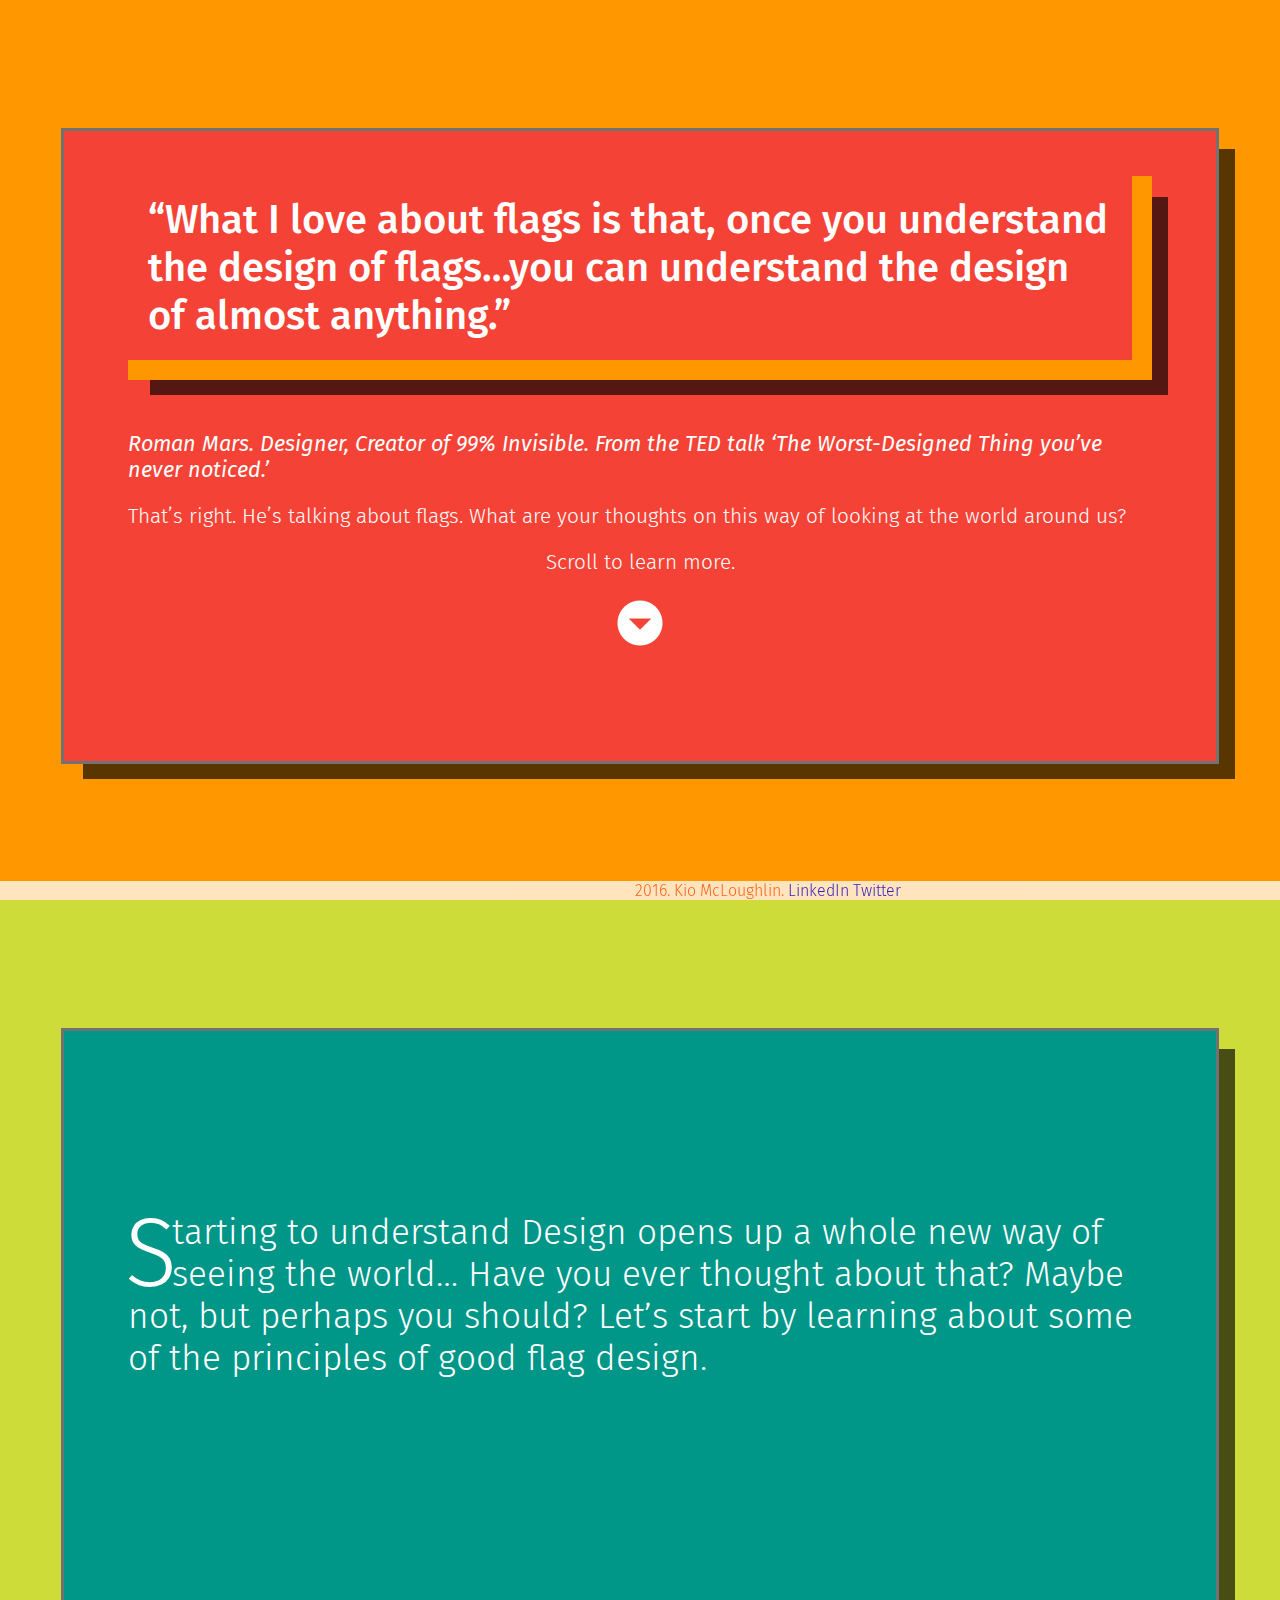
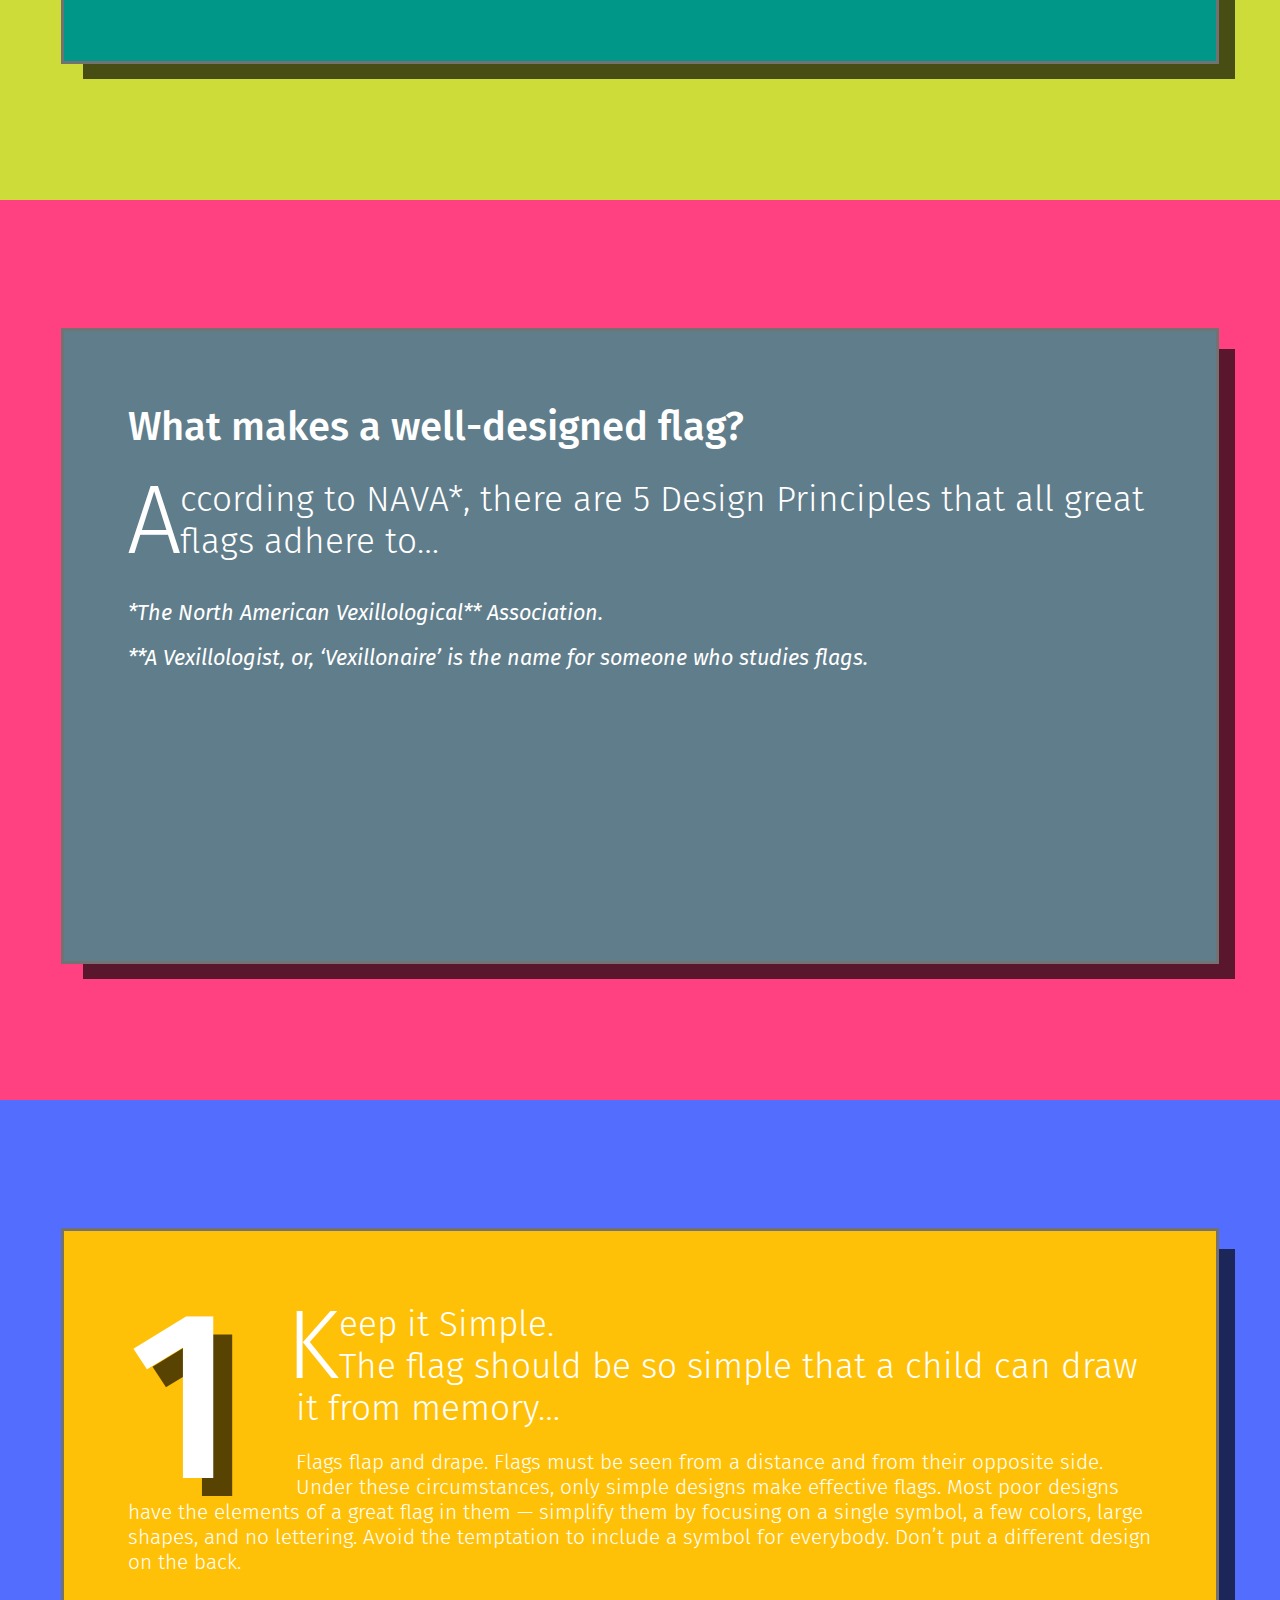
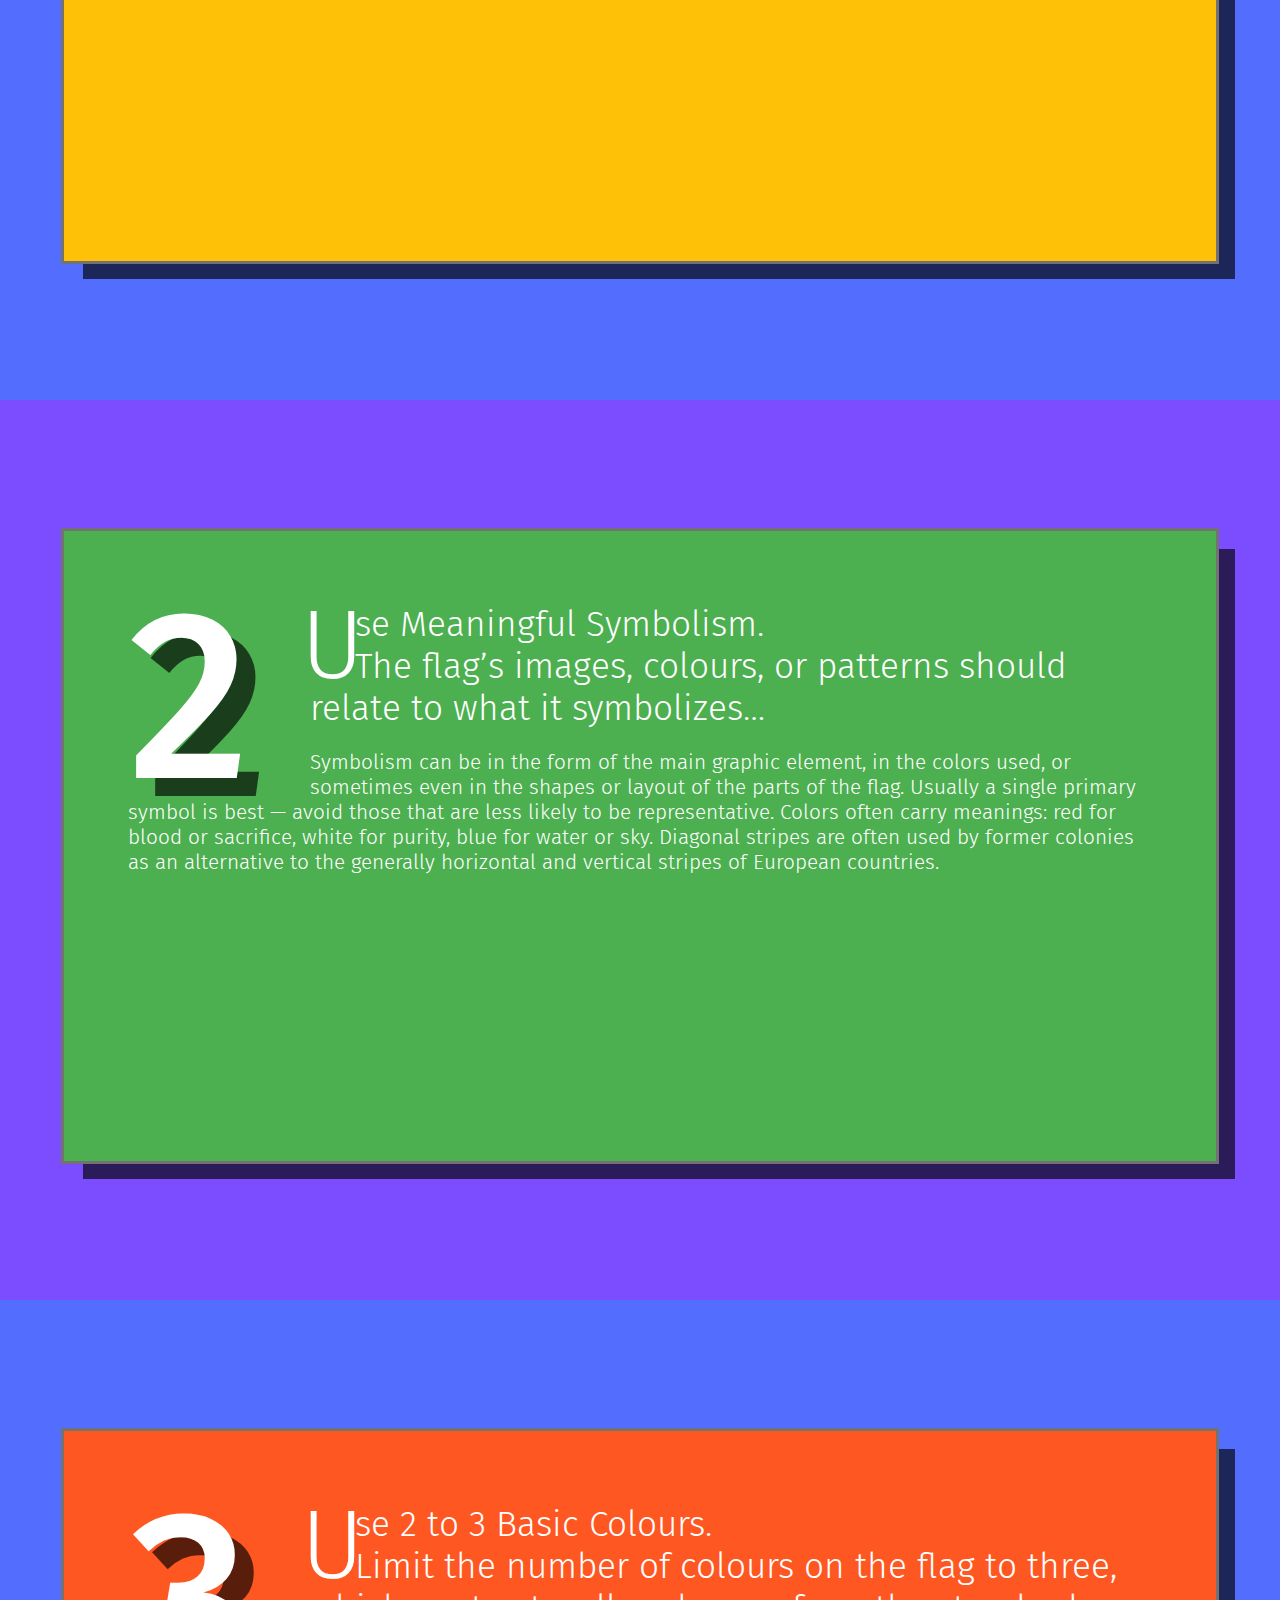
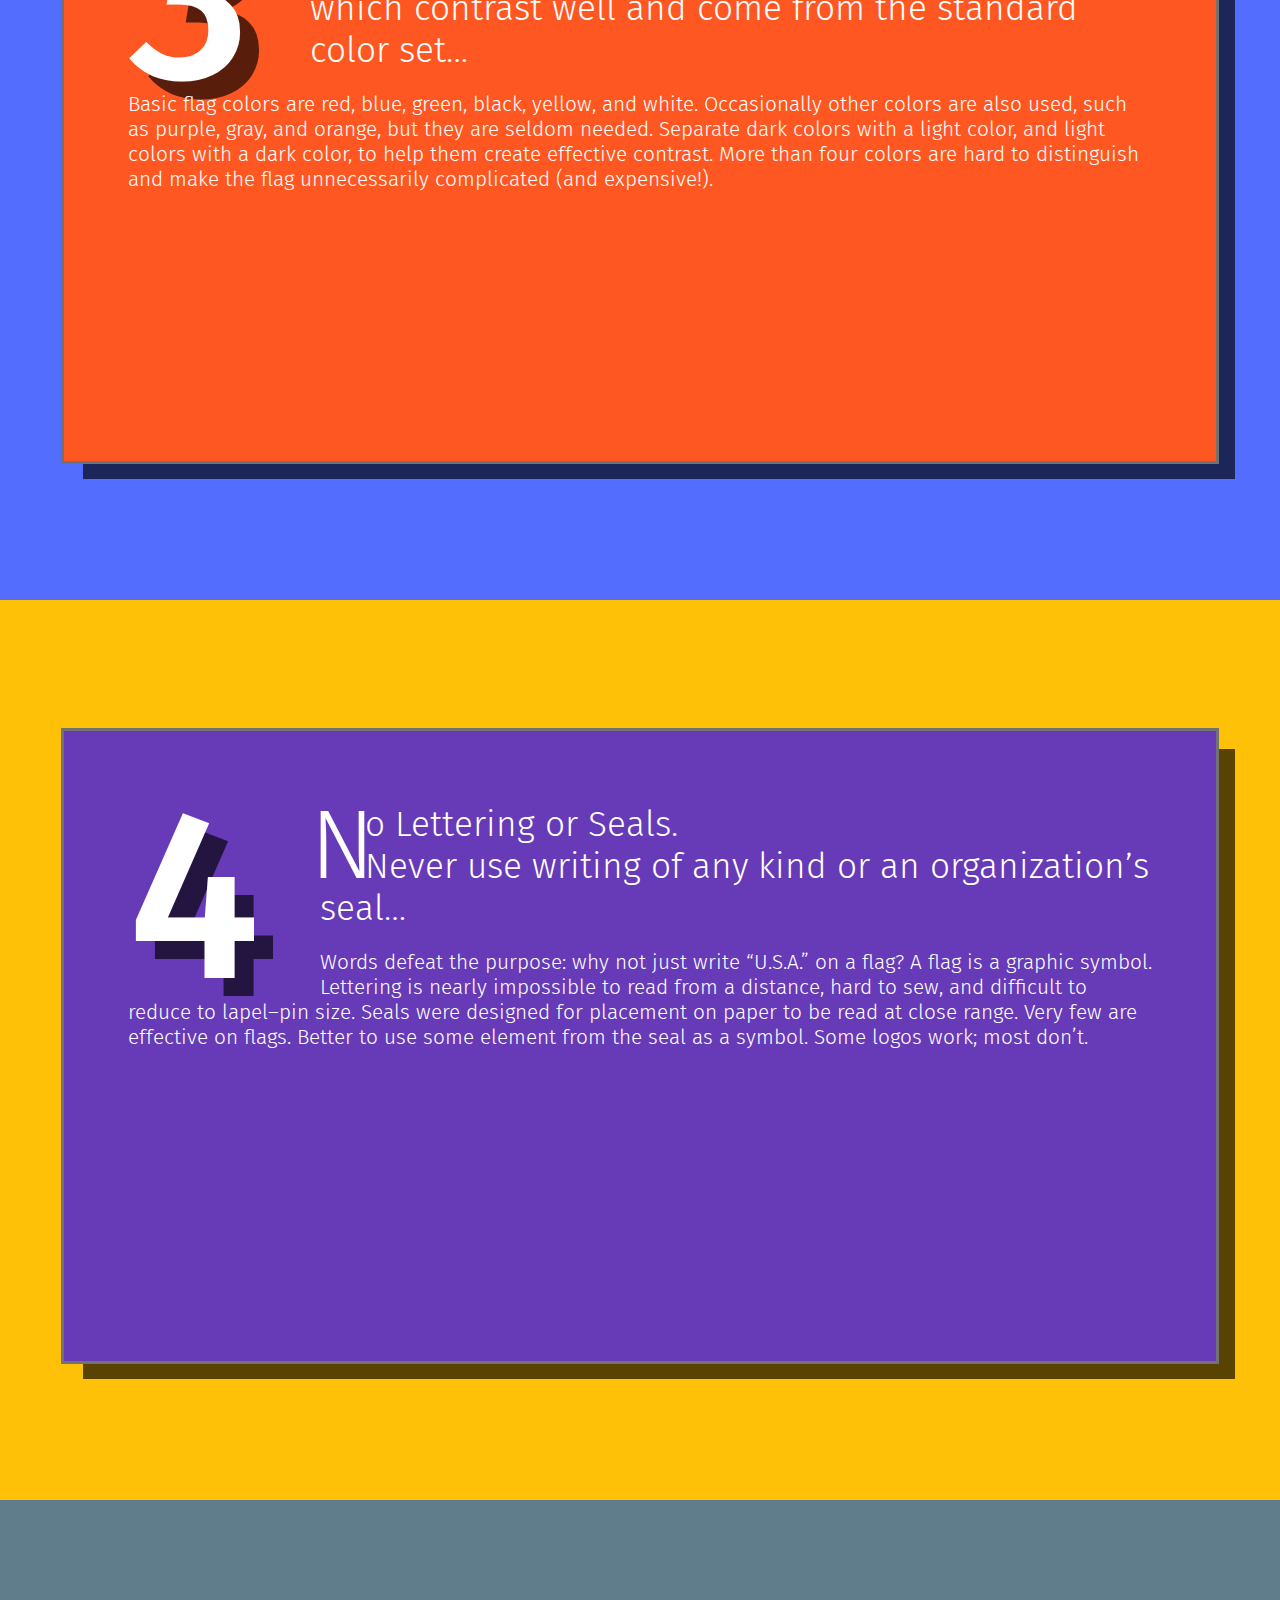
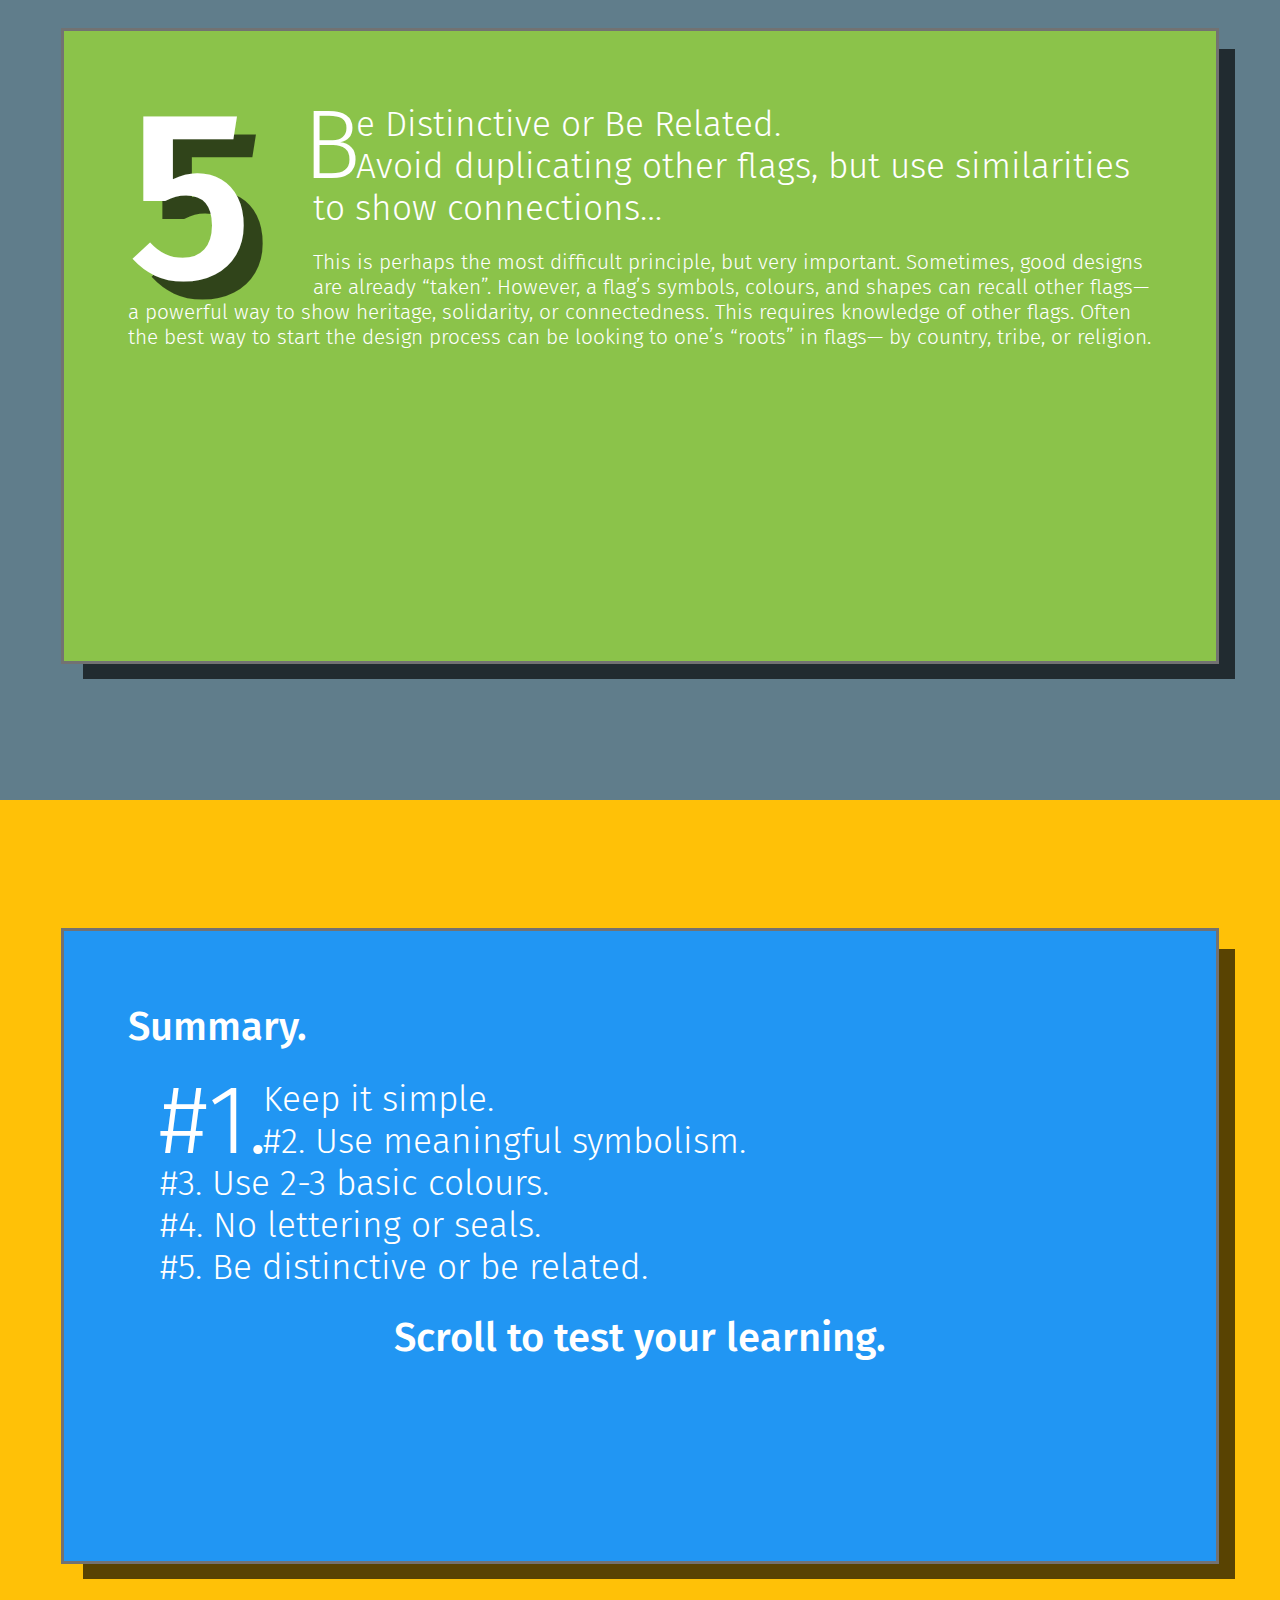
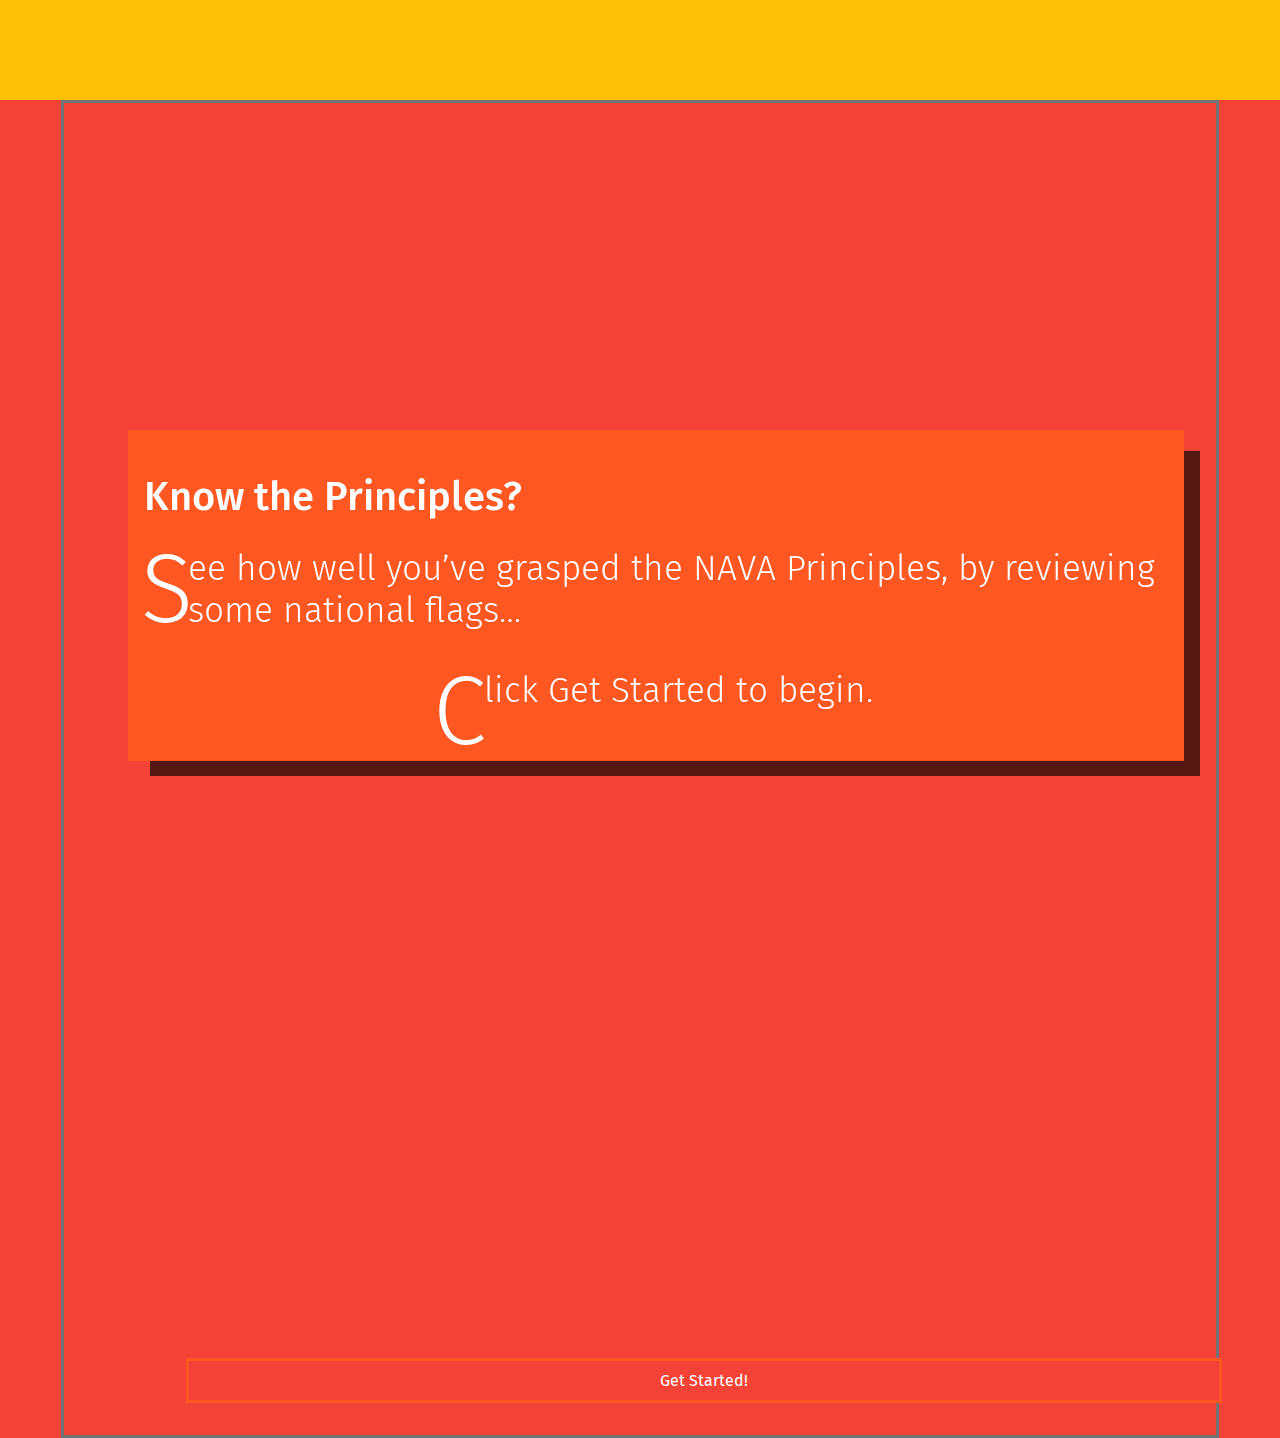
<file: index.html>
<!DOCTYPE html>
<html lang="en">
	<head>
    	<meta charset="utf-8">
    	<meta name="description" content="Site about graphic design on flags, with a mini quiz, and a link to 99% Invisible, the podcast by Roman Mars, which inspired it.">
    	<meta name="keywords" content="flags, quiz, design, roman mars, kio mcloughlin, 99 percent invisible, cmykio">
		<meta name="viewport" content="width=device-width, initial-scale=1, minimum-scale=1">
		<title>Good Flag | Great Flag</title>
		<link href="https://fonts.googleapis.com/css?family=Fira+Sans:400,300,500,700,500italic,300italic,400italic" rel='stylesheet' type='text/css'>
		<link rel="shortcut icon" type="image/png" href="icons/favicon.png"/>
		<link rel="stylesheet" href="css/animate.css">
		<link rel="stylesheet" href="css/normalize.css">
		<link rel="stylesheet" href="css/nav.css">
		<link rel="stylesheet" href="css/main.css">
	</head>
	<body>
		<div class="site-container">
			<header class="main_h">
  				<div class="row">
    				<div class="mobile-toggle"> <span></span> <span></span> <span></span>
    			</div>
    			<nav>
      				<ul>
      					<li><a href="#"></a></li>
        				<li><a href="#"></a></li>
        				<li><a href="index.html">Good Flag | Bad Flag</a></li>
        				<li><a href="index.quizlink">Quiz</a></li>
        				<li><a href="watch.html">Watch &amp; Listen </a></li>
        				<li><a href="about.html">Credits &amp; About</a></li>
      				</ul>
    			</nav>
  				</div>
			</header>
			<main class="site-content">

					<!-- ScrollMagic is enabled in scripts below. Each main section here should display one or two sentences as an independent screen
					and the sentences should stay in position while scrolling to the next screen becoming available
					Screen 1, on load-->
				<div id="trigger1" class="stagecontainer">
					<div id="pin1" class="backgroundfills scenecolor1 animated fadeInDown">
						<div class="card cardcolor1">
							<div class="cardtext animated fadeInUp">
								<blockquote>&ldquo;W</span>hat I love about flags is that, once you understand the design of flags&hellip;you can understand the design of almost anything.&rdquo;</blockquote>
								<cite>Roman Mars. Designer, Creator of 99&#37; Invisible. From the TED talk &lsquo;The Worst-Designed Thing you&rsquo;ve never noticed.&rsquo;</cite>
								<p>That&rsquo;s right. He&rsquo;s talking about flags. What are your thoughts on this way of looking at the world around us?</p>
								<div class="promptcontainer">
									<div class="scrollprompt">
										<p>Scroll to learn more.</p>
									</div>
								</div>
							</div>
							<div class="arrowcontainer">
								<div id="arrowdown" class="scrollarrow animated bounceInDown">
									<img src="icons/arrowdown.png" alt="downward arrow">
								</div>
							</div>
						</div>
					</div>
				</div>
					<!-- Screen2 -->
					<div id="trigger2" class="stagecontainer">
						<div id="pin2" class="backgroundfills scenecolor2">
							<div class="card cardcolor2">
								<div class="cardtext2">
									<h2><span class="">S</span>tarting to understand Design opens up a whole new way of seeing the world&hellip;
									Have you ever thought about that? Maybe not, but perhaps you should? Let&rsquo;s start by learning about some of the principles of good flag design.</h2>
								</div>
							</div>
						</div>
					</div>
					<!-- Screen 3 -->
					<div id="trigger3" class="stagecontainer">
						<div id="pin3" class="backgroundfills scenecolor3">
							<div class="card cardcolor3">
								<div class="cardtext">
									<h1><span class="">W</span>hat makes a well-designed flag?</h1>
									<h2>According to NAVA&#42;, there are 5 Design Principles that all great flags adhere to&hellip;</h2>
									<br></br><cite>&#42;The North American Vexillological&#42;&#42; Association.</cite><br></br>
									<cite>&#42;&#42;A Vexillologist, or, &lsquo;Vexillonaire&rsquo; is the name for someone who studies flags.</cite>
								</div>
							</div>
						</div>
					</div>
					<!-- Screen 4 -->
					<div id="trigger4" class="stagecontainer">
						<div id="pin4" class="backgroundfills scenecolor4">
							<div class="card cardcolor4">
								<div  class="cardtext">
									<h1><span class="dropcap nums">1 </span></h1><h2>Keep it Simple.</h2>
									<h2>The flag should be so simple that a child can draw it from memory&hellip;</h2>
									<p>Flags flap and drape. Flags must be seen from a distance and from their opposite side. Under these circumstances, only simple designs make effective
									flags. Most poor designs have the elements of a great flag in them — simplify them by focusing on a single symbol, a few colors, large shapes, and no lettering. Avoid the temptation to include a symbol for everybody.
									Don&rsquo;t put a different design on the back.</p>
								</div>
							</div>
						</div>
					</div>
					<!-- Screen 5 -->
					<div id="trigger5" class="stagecontainer">
						<div id="pin5" class="backgroundfills scenecolor5">
							<div class="card cardcolor5">
								<div  class="cardtext">
									<h1><span class="dropcap nums">2 </span></h1><h2>Use Meaningful Symbolism.</h2>
									<h2>The flag&rsquo;s images, colours, or patterns should relate to what it symbolizes&hellip;</h2>
									<p class="">Symbolism can be in the form of the main graphic element, in the colors used, or sometimes even in the shapes or layout of the parts of the flag. Usually a single primary symbol is best — avoid those that are less likely to be representative.
									Colors often carry meanings: red for blood or sacrifice, white for purity, blue for water or sky. Diagonal stripes are often used by former colonies as an alternative to the generally horizontal and vertical stripes of European countries.</p>
								</div>
							</div>
						</div>
					</div>
					<!-- Screen 6 -->
					<div id="trigger6" class="stagecontainer">
						<div id="pin6" class="backgroundfills scenecolor6">
							<div class="card cardcolor6">
								<div  class="cardtext">
									<h1><span class="dropcap nums">3 </span></h1><h2>Use 2 to 3 Basic Colours.</h2>
									<h2>Limit the number of colours on the flag to three, which contrast well and come from the standard color set&hellip;</h2>
									<p>Basic flag colors are red, blue, green, black, yellow, and white. Occasionally other colors are also used, such as purple, gray, and orange, but they are seldom needed. Separate dark colors with a light color, and light colors with a dark color, to help them create effective contrast. More than four colors are hard to distinguish and make the flag unnecessarily complicated (and expensive!).</p>
								</div>
							</div>
						</div>
					</div>
					<!-- Screen 7 -->
					<div id="trigger7" class="stagecontainer">
						<div id="pin7" class="backgroundfills scenecolor7">
							<div class="card cardcolor7">
								<div  class="cardtext">
									<h1><span class="dropcap nums">4 </span></h1><h2>No Lettering or Seals.</h2>
									<h2>Never use writing of any kind or an organization&rsquo;s seal&hellip;</h2>
									<p>Words defeat the purpose: why not just write	&ldquo;U.S.A.&rdquo; on a flag? A flag is a graphic symbol. Lettering is nearly impossible to read from a distance, hard to sew, and difficult to reduce to lapel–pin
									size. Seals were designed for placement on paper to be read at close range. Very few are effective on flags. Better to use some element from the seal as a symbol. Some logos work; most don&rsquo;t.</p>
								</div>
							</div>
						</div>
					</div>
					<!-- Screen 8 -->
					<div id="trigger8" class="stagecontainer">
						<div id="pin8" class="backgroundfills scenecolor8">
							<div class="card cardcolor8">
								<div  class="cardtext">
									<h1><span class="dropcap nums">5 </span></h1><h2>Be Distinctive or Be Related.</h2>
									<h2>Avoid duplicating other flags, but use similarities to show connections&hellip;</h2>
									<p>This is perhaps the most difficult principle, but very important. Sometimes, good designs are already &ldquo;taken&rdquo;. However, a flag&rsquo;s symbols, colours, and shapes can recall other flags—a powerful
									way to show heritage, solidarity, or connectedness. This requires knowledge of other flags.
									Often the best way to start the design process can be looking to one&rsquo;s &ldquo;roots&rdquo; in flags—
									by country, tribe, or religion.</p>
								</div>
							</div>
						</div>
					</div>
					<!-- Screen 9 -->
					<div id="trigger9" class="stagecontainer">
						<div id="pin9" class="backgroundfills scenecolor9">
							<div class="card cardcolor9">
								<div class="cardtext">
									<h1>Summary.</h1>
									<div class="summary">
										<h2>&#35;1. Keep it simple.</h2>
										<h2>&#35;2. Use meaningful symbolism.</h2>
										<h2>&#35;3. Use 2-3 basic colours.</h2>
										<h2>&#35;4. No lettering or seals.</h2>
										<h2>&#35;5. Be distinctive or be related.</h2>
									</div>
									<div class="promptcontainer">
										<div class="scrollprompt">
											<h1>Scroll to test your learning.</h1>
										</div>
									</div>
									</div>
								</div>
							</div>
						</div>
					</div>
					<!-- Screen 10 - this is the key page, where the quiz begins, and the main piece of content anyone interacts with on site -->
					<div id="trigger10" class="stagecontainer">
						<div id="pin10" class = "quizcard cardcolor10">
						<div class="card quizalignment">
							<div id="top_panel" class="image_panel">
								<div id="countrytitle" class ="quiztitle">
									<h1 id="result"></h1>
									<a id="mapinfo" class="where_button"><sup><h2>Where?</h2></sup></a>
								</div>
								<img id="flag" class="flagdisplay">
								<iframe id="map" class="mapdisplay"
									width= 100%
									height= 100%
									frameborder="0" style="border:0"
									allowfullscreen>
								</iframe>
								<div id="principles_panel" class="principles_hint">
									<div class="summary">
										<h1>The Principles.</h1>
										<h2>&#35;1. Keep it simple.</h2>
										<h2>&#35;2. Use meaningful symbolism.</h2>
										<h2>&#35;3. Use 2-3 basic colours.</h2>
										<h2>&#35;4. No lettering or seals.</h2>
										<h2>&#35;5. Be distinctive or be related.</h2>
									</div>
								</div>
							</div>
							<div id="middle_panel" class="feedback_panel">
								<div id="rules" class="gamerules">
									<h1>Know the Principles?</h1>
									<h2>See how well you&rsquo;ve grasped the NAVA Principles, by reviewing some national flags&hellip;</h2>
									<br></br>
									<div class="promptcontainer">
										<div class="scrollprompt">
											<h2>Click Get Started to begin.</h2>
									</div>
								</div>
								</div>
								<div id="scoreboard" class="scoreboard">
									<span id="yourscore" class="scoring"></span>
									<span id="totalscore" class="totalling"></span>
								</div>
								<div id="specificfeedback" class="answer_explanation">
									<h2><span id="quizresponse"></span></h2>
									<p><span id="explanation"></span></p>
								</div>
							</div>
							<div id="bottom_panel" class="quiz_panel">
								<a href="#quizlink.html"></a>
								<div class = "buttons_container">
									<div id="answer_buttons" class="answer_controls">
										<button id="good" class="button guess1">Good Flag &#10004;</button>
										<button id="bad" class="button guess2">Bad Flag &#10008;</button>
									</div>
									<div id='play_panel' class="play_controls">
										<button id="play" class="button playcontrol on"><span id="playdisplay"></span></button>
										<button id="showprinciples" class="button hintcontrol">See Principles Reminder</button>
										<button id="backtoflagfromprinciplesbutton" class="button showflag">Back to Flag</button>
										<!-- <button id="backtoflagfrommapbutton" class="button showflag">Back to Flag</button>	 -->
									</div>
								</div>
							</div>
						</div>
					</div>
			</main>

			<footer class="site-footer">
				<nav class = "footer-nav">
					<div class="footerlabel">2016. Kio McLoughlin.</div>
					<li><a href="https://uk.linkedin.com/in/cmykio" class="">LinkedIn</a></li>
					<li><a href="https://twitter.com/cmykio" class="">Twitter</a></li>
				</nav>
			</footer>
		</div><!-- .site-container -->

		<!-- jquery loaded. ScrollMagic scripts controlling the panels and parallax on main screen. I don't think the second scrollmagic library is needed though - for deletion later-->
		<!-- <script src="http://code.jquery.com/jquery-2.2.0.js"></script> -->
		<!-- <script src="http://cdnjs.cloudflare.com/ajax/libs/ScrollMagic/2.0.5/ScrollMagic.min.js"></script> -->
		<script type="text/javascript" src="./js/jquery-2-2-0.js"></script>
		<script type="text/javascript" src="./js/scroll-magic.js"></script>
		<script src="js/nav.js"></script>
		<script src='js/dropcap.min.js'></script>
		<script src="js/main.js"></script>
	</body>
</html>
</file>
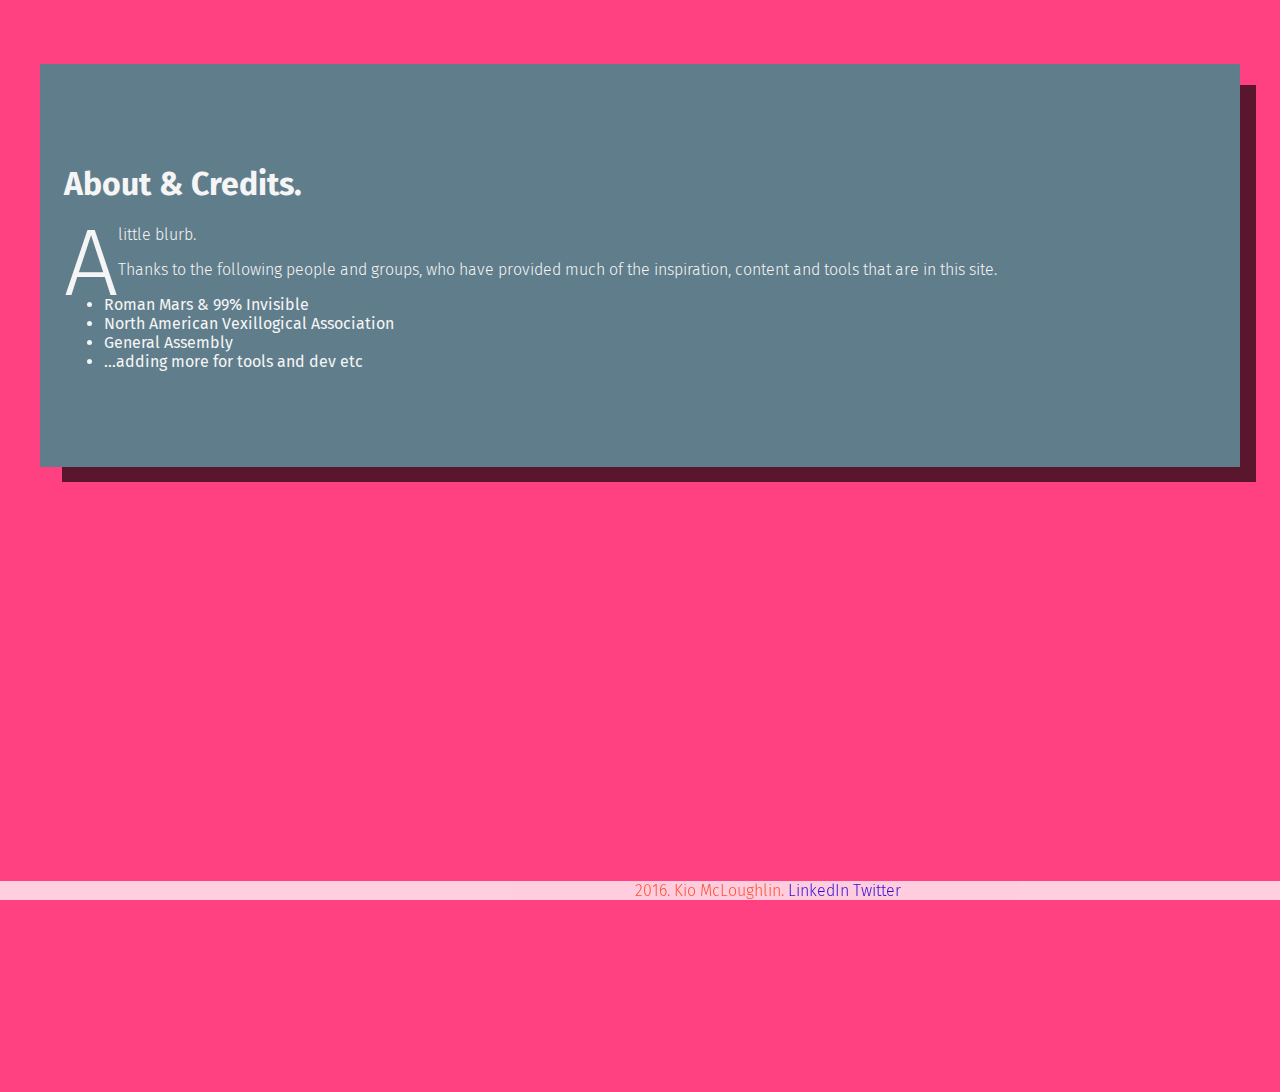
<file: about.html>
<!DOCTYPE html>
<html lang="en">
	<head>
    	<meta charset="utf-8">
    	<meta name="description" content="Site about graphic design on flags, with a mini quiz, and a link to 99% Invisible, the podcast by Roman Mars, which inspired it.">
    	<meta name="keywords" content="flags, quiz, design, roman mars, kio mcloughlin, 99 percent invisible, cmykio">
		<meta name="viewport" content="width=device-width, initial-scale=1, minimum-scale=1">
		
		<title>Good Flag | Great Flag</title>

		<link href='https://fonts.googleapis.com/css?family=Fira+Sans:400,300,500,700,500italic,300italic,400italic' rel='stylesheet' type='text/css'>

		<link rel="shortcut icon" type="image/png" href="icons/favicon.png"/>
		<!-- <link rel="shortcut icon" type="image/png" href="http://eg.com/favicon.png"/> -->
		
		<link rel="stylesheet" href="css/animate.css">
		<link rel="stylesheet" href="css/normalize.css">
		<link rel="stylesheet" href="css/secondary.css">
		<link rel="stylesheet" href="css/nav.css">
		

	</head>

	<body>
		<div class="site-container">
			<header class="main_h">
  				<div class="row">
    				<div class="mobile-toggle"> <span></span> <span></span> <span></span> 
    			</div>
    			<nav>
      				<ul>
      					<li><a href="#"></a></li>	
        				<li><a href="#"></a></li>
        				<li><a href="index.html">Good Flag | Bad Flag</a></li>
        				<li><a href="index.html#quizlink">Quiz</a></li>
        				<li><a href="watch.html">Watch &amp; Listen </a></li>
        				<li><a href="about.html">Credits &amp; About</a></li>
      				</ul>
    			</nav>
  				</div>
			</header>
			
			<div class="aboutpagebackground">
				<main class="site-content">
					<div class="credits_container">
						<h1 class="credits_titles">About &amp; Credits.</h1>
						<div class="blurb">
							<p><span class="dropcap">A</span> little blurb.</p>
						</div>
						<div class="credits_body">
							<p>Thanks to the following people and groups, who have provided much of the inspiration, content and tools that are in this site.</p>
							<ul>
								<li>Roman Mars &amp; 99&#37; Invisible</li>
								<li>North American Vexillogical Association</li>
								<li>General Assembly</li>
								<li>...adding more for tools and dev etc</li>
							</ul>
						</div>
					</div>
				</main>

				<footer class="site-footer">
					<nav class = "footer-nav">
						<div class="footerlabel">2016. Kio McLoughlin.</div>
						<!-- <li>
							<a href="" class="">cmykio site portfolio</a>
						</li> -->
						<li>
							<a href="https://uk.linkedin.com/in/cmykio" class="">LinkedIn</a>
						</li>
						<li>
							<a href="https://twitter.com/cmykio" class="">Twitter</a>
						</li>
					</nav>
				</footer>
			</div>
		</div><!-- .site-container -->
		

		<script src="http://code.jquery.com/jquery-2.2.0.js"></script>
		<script src="js/nav.js"></script>
		<script src='js/dropcap.min.js'></script>
		<script src="js/secondary.js"></script>
	</body>
</html>
</file>
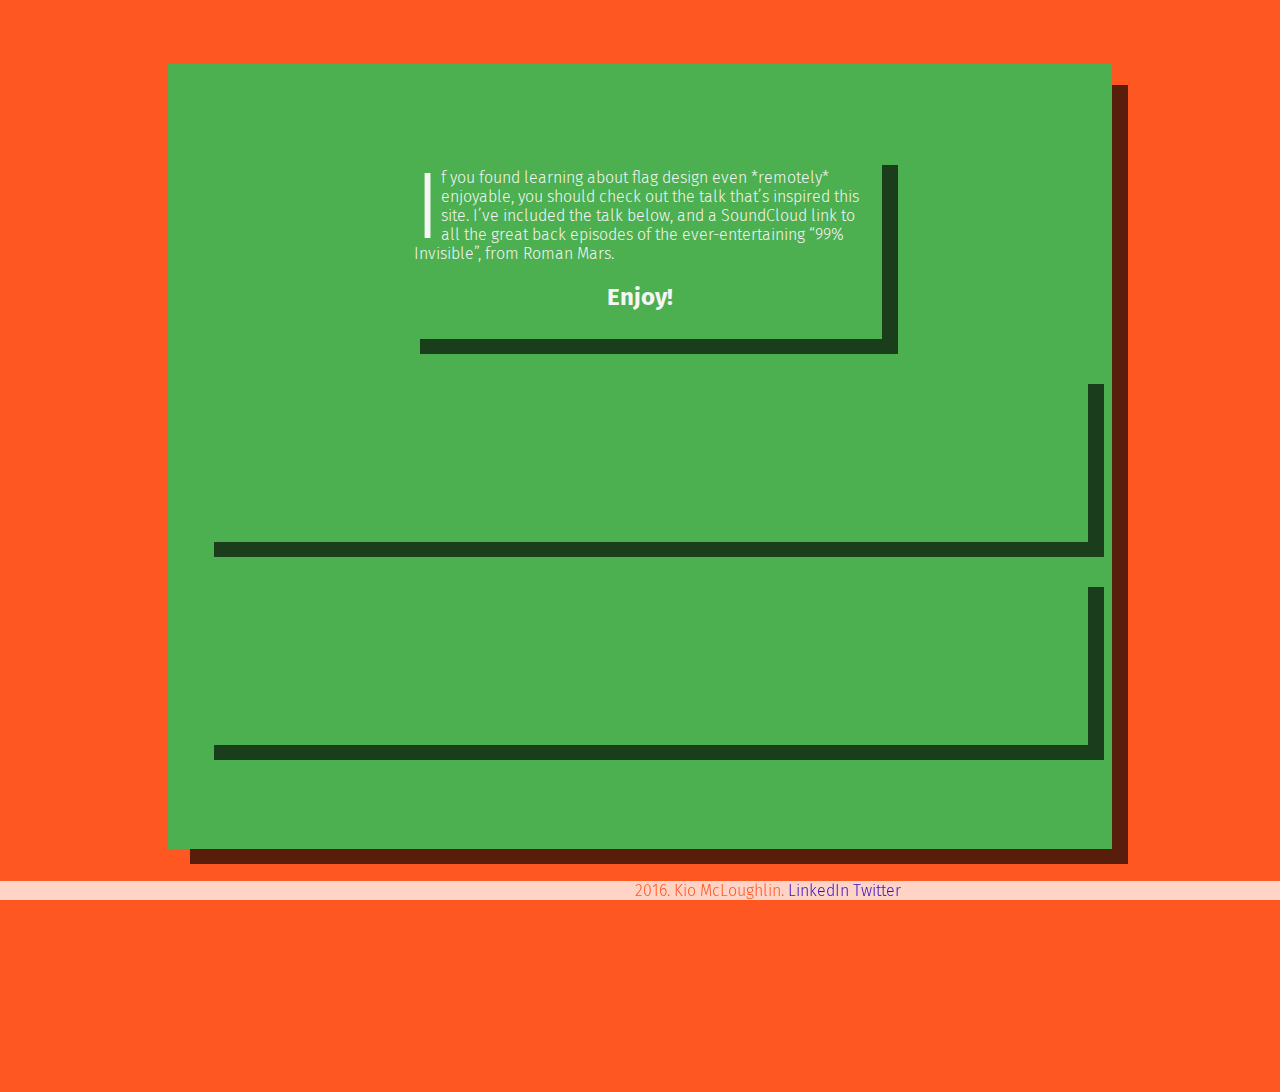
<file: watch.html>
<!DOCTYPE html>
<html lang="en">
	<head>
    	<meta charset="utf-8">
    	<meta name="description" content="Site about graphic design on flags, with a mini quiz, and a link to 99% Invisible, the podcast by Roman Mars, which inspired it.">
    	<meta name="keywords" content="flags, quiz, design, roman mars, kio mcloughlin, 99 percent invisible, cmykio">
		<meta name="viewport" content="width=device-width, initial-scale=1, minimum-scale=1">
		
		<title>Good Flag | Great Flag</title>

		<link href='https://fonts.googleapis.com/css?family=Fira+Sans:400,300,500,700,500italic,300italic,400italic' rel='stylesheet' type='text/css'>

		<link rel="shortcut icon" type="image/png" href="icons/favicon.png"/>
		<!-- <link rel="shortcut icon" type="image/png" href="http://eg.com/favicon.png"/> -->
		
		<link rel="stylesheet" href="css/animate.css">
		<link rel="stylesheet" href="css/normalize.css">
		<link rel="stylesheet" href="css/secondary.css">
		<link rel="stylesheet" href="css/nav.css">
		

	</head>
	<body>
		<div class="site-container">
			<header class="main_h">
  				<div class="row">
    				<div class="mobile-toggle"> <span></span> <span></span> <span></span> 
    			</div>
    			<nav>
      				<ul>
      					<li><a href="#"></a></li>	
        				<li><a href="#"></a></li>
        				<li><a href="index.html">Good Flag | Bad Flag</a></li>
        				<li><a href="index.html#quizlink">Quiz</a></li>
        				<li><a href="watch.html">Watch &amp; Listen </a></li>
        				<li><a href="about.html">Credits &amp; About</a></li>
      				</ul>
    			</nav>
  				</div>
			</header>

			<div class="watchpagebackground">
				<main class="site-content">
					<div class="watchcontainer">
						<div class="watch">
							<p><span class="dropcap">I</span>f you found learning about flag design even &#42;remotely&#42; enjoyable, you should check out the talk that&rsquo;s inspired this site. I&rsquo;ve included the talk below, and a SoundCloud link to all the great back episodes of the ever-entertaining &ldquo;99&#37; Invisible&rdquo;, from Roman Mars.</p>
							<h2>Enjoy!</h2>
						</div>
						<div class="youtube">
							<iframe width="560" height="315" src="https://www.youtube.com/embed/pnv5iKB2hl4" frameborder="0" allowfullscreen></iframe>
						</div>
						<div class="soundcloud">		
							<!-- SoundCloud embed testing -->
							<iframe width="560" height="315" scrolling="no" frameborder="no" src="https://w.soundcloud.com/player/?url=https%3A//api.soundcloud.com/users/5539303&amp;auto_play=false&amp;hide_related=false&amp;show_comments=true&amp;show_user=true&amp;show_reposts=false&amp;visual=true"></iframe>
						</div>
					</div>
				</main>

				<footer class="site-footer">
					<nav class = "footer-nav">
						<div class="footerlabel">2016. Kio McLoughlin.</div>
						<!-- <li>
							<a href="" class="">cmykio site portfolio</a>
						</li> -->
						<li>
							<a href="https://uk.linkedin.com/in/cmykio" class="">LinkedIn</a>
						</li>
						<li>
							<a href="https://twitter.com/cmykio" class="">Twitter</a>
						</li>
					</nav>
				</footer>
			</div>
		</div><!-- .site-container -->
		
		
		<script src="http://code.jquery.com/jquery-2.2.0.js"></script>
		<script src="js/nav.js"></script>
		<script src='js/dropcap.min.js'></script>
		<script src="js/secondary.js"></script>
	</body>
</html>
</file>
<file: css/nav.css>
/*
Project Name: Flag Design Quiz
Client: FEWD29 GA Final Project
Author: Kio McLoughlin
*/

/******************************************
/* COLOURS
/*******************************************/

/* add a list of colours used in the project */
SCENE 1
Text: #FFFFFF white
Paper: #F44336 red
Background | Dropcap: #FF9800 orange
Shadow: #727272 grey

SCENE 2
Text: #FFFFFF white
Paper: #009688 teal
Background | Dropcap: #CDDC39 lime
Shadow: #727272 grey

SCENE 3
Text: #FFFFFF white
Paper: #607D8B blue grey
Background | Dropcap: #FF4081 pink
Shadow: #727272 grey

SCENE 4
Text: #212121 black
Paper: #FFC107 yellow
Background | Dropcap: #536DFE violet
Shadow: #727272 grey

SCENE 5
Text: #FFFFFF white
Paper: #4CAF50 green
Background | Dropcap: #7C4DFF purple
Shadow: #727272 grey

SCENE 6
Text: #FFFFFF white
Paper: #FF5722 orange
Background | Dropcap: #536DFE lilac
Shadow: #727272 grey

SCENE 7
Text: #FFFFFF white
Paper: #673AB7
Background | Dropcap: #FFC107
Shadow: #727272 grey

SCENE 8
Text: #212121 black
Paper: #8BC34A light green
Background | Dropcap: #448AFF blue
Shadow: #727272 grey

SCENE 9
Text: #FFFFFF white
Paper: #2196F3 blue
Background | Dropcap: #FF5722 orange
Shadow: #727272 grey

SCENE 10
Text:
Paper:
Background | Dropcap: #F5F5F5 white
Shadow: #727272 grey




/******************************************
/* SENSIBLE DEFAULTS
/*******************************************/

* {
     box-sizing: border-box;
}

/******************************************
/* TYPOGRAPHY
/*******************************************/

/* add type styles here */
/*Fira+Sans:400,300,500,700,500italic,300italic,400italic*/

/******************************************
/* LAYOUT
/*******************************************/

.main_h {
   position: fixed;
   top: 0px;
   max-height: 4.5em;
   z-index: 999;
   width: 100%;
   padding-top: 1em;
   background: none;
   overflow: hidden;
   -webkit-transition: all 0.3s;
   transition: all 0.3s;
   opacity: 0;
   top: -6.25em;
   padding-bottom: 6px;
   font-family: "Fira Sans", sans-serif;
}
@media only screen and (max-width: 70em) {
  .main_h {
   padding-top: 0em;
  }
}

.open-nav {
   max-height: 25em !important;
}

.open-nav .mobile-toggle {
   transform: rotate(-360deg);
   -webkit-transform: rotate(-360deg);
}

.sticky {
   background-color: rgba(255, 255, 255, 0.93);
   opacity: 1;
   top: 0em;
   border-bottom: 1px solid gainsboro;
   box-shadow: 19px 18px 0px -3px rgba(0,0,0,0.65);
}

nav {
 float: right;
 width: 60%;
 margin-right: 10%;
}

@media only screen and (max-width: 70em) {
  nav {
   width: 100%;
  }
}

nav ul {
 list-style: none;
 overflow: hidden;
 text-align: right;
 float: right;
}

@media only screen and (max-width: 70em) {
  nav ul {
   padding-top: 1em;
   margin-bottom: 1.375em;
   float: left;
   text-align: center;
   width: 100%;
  }
}

nav ul li {
   display: inline-block;
   margin-left: 2.1875em;
   line-height: 1.5;
}
@media only screen and (max-width: 70em) {
  nav ul li {
   width: 100%;
   padding: 0.4375em 0;
   margin: 0;
  }
}

nav ul a {
  color: #888888;
  text-transform: uppercase;
  font-size: 1.1em;
}

.mobile-toggle {
   display: none;
   cursor: pointer;
   font-size: 1.25em;
   position: absolute;
   right: 1.375em;
   top: 1.2em;
   width: 1.875em;
   -webkit-transition: all 200ms ease-in;
   -moz-transition: all 200ms ease-in;
   transition: all 200ms ease-in;
}
@media only screen and (max-width: 70em) {
  .mobile-toggle {
    display: block;
  }
}

.mobile-toggle span {
  width: 1.875em;
  height: .25em;
  margin-bottom: .375em;
  border-radius: 62.5em;
  background: #8f8f8f;
  display: block;
}


/******************************************
/* HELPER CLASSES
/*******************************************/

/* Clearfix */
.clearfix:before,
.clearfix:after {
     content: " ";
     display: table;
}
.clearfix:after {
     clear:both;
}

.is-hidden {
     display: none;
}
.is-visible {
     display: block;
}


/******************************************
/* ADDITIONAL STYLES
/*******************************************/
</file>
<file: css/main.css>
/*
Project Name: Flag Design Quiz
Client: FEWD29 GA Final Project
Author: Kio McLoughlin
*/

/******************************************
/* COLOURS
/*******************************************/

/* add a list of colours used in the project */
SCENE 1
Text: #FFFFFF white
Paper: #F44336 red
Background | Dropcap: #FF9800 orange
Shadow: #727272 grey

SCENE 2
Text: #FFFFFF white
Paper: #009688 teal
Background | Dropcap: #CDDC39 lime
Shadow: #727272 grey

SCENE 3
Text: #FFFFFF white
Paper: #607D8B blue grey
Background | Dropcap: #FF4081 pink
Shadow: #727272 grey

SCENE 4
Text: #212121 black
Paper: #FFC107 yellow
Background | Dropcap: #536DFE violet
Shadow: #727272 grey

SCENE 5
Text: #FFFFFF white
Paper: #4CAF50 green
Background | Dropcap: #7C4DFF purple
Shadow: #727272 grey

SCENE 6
Text: #FFFFFF white
Paper: #FF5722 orange
Background | Dropcap: #536DFE lilac
Shadow: #727272 grey

SCENE 7
Text: #FFFFFF white
Paper: #673AB7
Background | Dropcap: #FFC107
Shadow: #727272 grey

SCENE 8
Text: #212121 black
Paper: #8BC34A light green
Background | Dropcap: #448AFF blue
Shadow: #727272 grey

SCENE 9
Text: #FFFFFF white
Paper: #2196F3 blue
Background | Dropcap: #FF5722 orange
Shadow: #727272 grey

SCENE 10
Text:
Paper:
Background | Dropcap: #F5F5F5 white
Shadow: #727272 grey




/******************************************
/* SENSIBLE DEFAULTS
/*******************************************/

* {
     box-sizing: border-box;
}

/******************************************
/* TYPOGRAPHY
/*******************************************/

/* add type styles here */
/*Fira+Sans:400,300,500,700,500italic,300italic,400italic*/


/******************************************
/* LAYOUT
/*******************************************/

/*START BREAKPOINT 0 FOR SMALLEST VIEWPORT*/
@media screen and (min-width: 5em) {
  body {
    min-height: 100vh;
    font-family: 'Fira Sans', sans-serif;
  }

  .site-container {
    width: 100%;
    margin: 0 auto;
    color: #F5F5F5;
  }

  h1 {
    font-weight: 500;
  }

  h2 {
    font-weight: 300;
    font-size: 1em;
    margin: 0;
  }

  h2:first-of-type::first-letter {
    initial-letter: 2;
  }

  p {
    font-weight: 300;
    font-size: .8em;
  }

  blockquote {
    margin: 0 auto;
    margin-bottom: 5%;
    font-weight: 500;
    font-size: 1.2em;
    border-right: solid .5em #FF9800;
    border-bottom: solid .5em #FF9800;
    padding: .5em;
    box-shadow: 19px 18px 0px -3px rgba(0,0,0,0.65);
    max-width: 30em;
  }

  cite {
    font-size: .75em;
  }

  .dropcap {
    text-shadow: 19px 18px 0px rgba(0,0,0,0.65);
  }

  a {
    text-decoration: none;
  }

  .promptcontainer {
    display: block;
    position: relative;
    text-align: center;
  }

  .scrollprompt {
  /*margin: 0 auto;*/
  }

  .summary {
    padding-left: 2em;
  }

  .arrowcontainer {
    display: block;
    position: relative;
    text-align: center;
  }

  .scrollarrow {
    display: inline-block;
    margin: 0 auto;
    animation-duration: 1.5s;
  }

  /********************************************************************/
  /*BEGIN SCROLLMAGIC RELATED STYLING*/
  /*BEGIN SCENE STORY PANELS STYLING FOR MAIN PAGE*/
  .stagecontainer {
    height: 100vh;
  }

  .backgroundfills {
    height: 100vh;
    width: 100vw;
  }

  .card {
    margin: 0 auto;
    min-height: 60%;
    max-height: 60%;
    max-width: 100vw;
    min-width: 80vw;
    padding: 15vh 5vw;
    border: solid, .2em, #727272;
  }


  /*SPECIFIC FIXES PER INDIVIDUAL CARD*/
  .cardtext2 {
    padding: 20vh 0;
  }


  /********************************************************************/


  .scenecolor1 {
    background-color: #FF9800;
  }

  .scenecolor2 {
    background-color: #CDDC39;
  }

  .scenecolor3 {
    background-color: #FF4081;
  }

  .scenecolor4 {
    background-color: #536DFE;
  }

  .scenecolor5 {
    background-color: #7C4DFF;
  }

  .scenecolor6 {
    background-color: #536DFE;
  }

  .scenecolor7 {
    background-color: #FFC107;
  }

  .scenecolor8 {
    background-color: #607D8B;
  }

  .scenecolor9 {
    background-color: #FFC107;
  }

  .scenecolor10 {
    background-color: #FFC107;
  }

  .cardcolor1 {
    color: #FFFFFF;
    background-color: #F44336;
    box-shadow: 19px 18px 0px -3px rgba(0,0,0,0.65);
  }

  .cardcolor2 {
    color: #FFFFFF;
    background-color: #009688;
    box-shadow: 19px 18px 0px -3px rgba(0,0,0,0.65);
  }

  .cardcolor3 {
    color: #FFFFFF;
    background-color: #607D8B;
    box-shadow: 19px 18px 0px -3px rgba(0,0,0,0.65);
  }

  .cardcolor4 {
    color: #FFFFFF;
    background-color: #FFC107;
    box-shadow: 19px 18px 0px -3px rgba(0,0,0,0.65);
  }

  .cardcolor5 {
    color: #FFFFFF;
    background-color: #4CAF50;
    box-shadow: 19px 18px 0px -3px rgba(0,0,0,0.65);
  }

  .cardcolor6 {
    color: #FFFFFF;
    background-color: #FF5722;
    box-shadow: 19px 18px 0px -3px rgba(0,0,0,0.65);
  }

  .cardcolor7 {
    color: #FFFFFF;
    background-color: #673AB7;
    box-shadow: 19px 18px 0px -3px rgba(0,0,0,0.65);
  }

  .cardcolor8 {
    color: #FFFFFF;
    background-color: #8BC34A;
    box-shadow: 19px 18px 0px -3px rgba(0,0,0,0.65);
  }

  .cardcolor9 {
    color: #FFFFFF;
    background-color: #2196F3;
    box-shadow: 19px 18px 0px -3px rgba(0,0,0,0.65);
  }

  .cardcolor10 {
    color: #FFFFFF;
    background-color: #F44336;
    box-shadow: 19px 18px 0px -3px rgba(0,0,0,0.65);
  }
  /*END SCROLLMAGIC RELATED STYLING*/
  /*BEGIN STYLING AROUND FLAG AND QUIZ DISPLAY SECTION*/
  .quizcard {
    min-height: 100vh;
    max-width: 100vw;
    min-width: 80vw;
    box-shadow: 19px 18px 0px -3px rgba(0,0,0,0.65);
  }

  .gamerules {
    display: none;
    position: absolute;
    min-height: 100%;
    width: 80vw;
    top: -15em;
    padding: 1em;
    background-color: #FF5722;
    box-shadow: 19px 18px 0px -3px rgba(0,0,0,0.65);
  }

  .image_panel {
    position: relative;
    display: block;
    min-height: 45vh;
    max-height: 45vh
  }

  .feedback_panel {
    position: relative;
    display: block;
    margin-top: 10vh;
    min-height: 20vh;
    max-height: 20vh
    max-width: 45em;
  }

  .quiz_panel {
    position: relative;
    display: block;
    min-height: 15vh;
    max-height: 15vh
    color: #ffffff;
    max-width: 45em;
    /*font-size: 1em;*/
  }



  .quiztitle {
    display: block;
    position: relative;
    margin: 0;
    padding: 0em 2em;
    max-width: 45em;
    text-align: center;
    box-shadow: 19px 18px 0px -3px rgba(0,0,0,0.65);
    background-color: #F44336;
  /*border: solid 3px #FF5722;*/
  }

  .where_button {
    position: absolute;
    display: none;
    top: .5em;
    right:.5em;
    color: #ffffff;
    border-bottom: 0.125em solid #03A9F4;
    margin-bottom: .2em;
  }

  .flagdisplay {
    display: none;
    margin: 1em auto;
    max-width: 90vw;
    max-height:35vh;
    -o-object-fit: scale-down;
    object-fit: scale-down;
    box-shadow: 19px 18px 0px -3px rgba(0,0,0,0.65);
  }


  /*do not change this - flag is now displaying correctly*/
  img {
    display: block;
  }

  .principles_hint {
    display: none;
    box-shadow: 19px 18px 0px -3px rgba(0,0,0,0.65);
    padding: .5em;
    max-width: 45em;
    -webkit-animation-delay: 0s;
    -webkit-animation-duration: .1s;
  }

  .mapdisplay {
    position: absolute;
    display: none;
    box-shadow: 19px 18px 0px -3px rgba(0,0,0,0.65);
    -webkit-animation-delay: 1s;
    -webkit-animation-duration: 1s;
    z-index: 10;
  }

  .scoreboard {
    visibility: hidden;
    position: absolute;
    right: -2vw;
    /*top: -2em;*/
    width: 18vw;
    max-width: 45em;
    font-style: italic;
    background-color: #FF5722;
    text-align: center;
    box-shadow: 19px 18px 0px -3px rgba(0,0,0,0.65);
    text-shadow: 19px 18px 0px -3px rgba(0,0,0,0.65);
    z-index: 2;
  }

  .scoring {
    display: inline-block;
    font-size: 3em;
    z-index: 20;
    -webkit-animation-delay: .1s;
    color: #ffffff;
  }

  .answer_explanation {
    display: none;
    min-height: 100%;
    top: -2.5em;
    width: 88vw;
    margin: 0;
    max-width: 45em;
    padding: .5em;
    background-color: #F44336;
    border-bottom: solid 3px #FF5722;
    border-right: solid 3px #FF5722;
    box-shadow: 19px 18px 0px -3px rgba(0,0,0,0.65);
    z-index: 1;
  }

  .answer_explanation p {
    margin: 0;
  }


  /**********needs attention for button layout**********/
  .buttons_container {
    display: block;
    position: relative;
    margin-top: 50%;
    background-color: ;
    min-height: 20vh;
  }
  .guess1 {
    float: left;
    display: inline-block;
    /*margin-right: 2vw;*/
    /*width: 22em;*/
    min-width: 10em;
    max-width: 22em;
  }

  .guess2 {
  float: right;
  display: inline-block;
  /*width: 22em;*/
  min-width: 10em;
  max-width: 22em;
  }

  .answer_controls {
    display: inline-block;
    position: absolute;
    text-align: center;
    /*position: relative;*/
    visibility: hidden;
    width: 100%;
    max-height: 3.1875em;
    /*font-size: 1.2em;*/
    text-align: center;
  }

  .play_controls{
    position: absolute;
    bottom: 0;
    /*float: left;*/
    text-align: center;
    max-height: 2em;
    margin: 0;
  }

  .playcontrol {
    width: 90vw;
    display: none;
  }

  .hintcontrol {
    width: 90vw;
    display: none;
  }

  .showflag {
    width: 90vw;
    display: none;
  }

  .play_controls .button {
    -webkit-border-radius: 0;
    -moz-border-radius: 0;
    border-radius: 0%;
    background: #F44336;
    padding: .625em 1em;
    text-decoration: none;
    border: solid 3px #FF5722;
    max-width: 90%;
    margin: 0 auto;
  }

  .answer_controls .button {
    -webkit-border-radius: 0;
    -moz-border-radius: 0;
    border-radius: 0%;
    background: #FF5722;
    padding: .625em 1em;
    text-decoration: none;
    border: none;
    outline:none;
  }

  .button:hover {
    background: #FF5252;
    text-decoration: none;
    border: solid 3px #FF5722;
    padding: 0.4375em 1em;
  }

  .on {
    display: block;
  }

  .visible {
    visibility: visible;
  }

  .hidden {
    visibility: hidden;
  }
  /*END STYLING AROUND FLAG AND QUIZ DISPLAY SECTION*/
  .site-footer {
    display: none;
    color: #FF5722;
    display: inline-block;
    background-color: rgba(255, 255, 255, 0.93);
    opacity: 1;
    position: fixed;
    margin: auto 0;
    bottom: 0;
    width: 100%;
    z-index: 10;
    text-align: center;
    font-weight: 300;
  }

  .footerlabel {
    display: none;
  }

  .footer-nav {
    display: none;
  }

  .footer-nav ul {
    list-style: none;
  }

  .footer-nav li {
    display: none;
  }

  .footer-nav a {
    text-decoration: none;
  }
}
/*END BREAKPOINT 0 FOR SMALLEST VIEWPORT*/

/*START BREAKPOINT 1 FOR SMALLEST VIEWPORT*/
@media screen and (min-width: 23em) {
     .card {
          margin: 0 auto;
          /*min-height: */
          max-height: 50%;
          max-width: 100vw;
          min-width: 80vw;
          padding-top: 15vh:;
          padding-left: 5vw;
          padding-right: 5vw;
          padding-bottom: 0;
          border: solid, .2em, #727272;
     }

     .quizalignment {
          padding: 0;
          height: 35em;

     }


}
/*END BREAKPOINT 1 FOR SMALLEST VIEWPORT*/


/*START BREAKPOINT 2 FOR MEDIUM VIEWPORT*/
@media screen and (min-width: 48em) {
  .backgroundfills {
    padding: 5% 0;
    height: 100vh;
    width: 100vw;
  }

  .card {
    width: 70%;
    max-width: 70em;
    height: 40%;
    margin: 0 auto;
    padding: 15vh 5vw;
    border: solid, .2em, #727272;
  }

  .cardtext2 {
    padding: 15vh 0;
  }


  h1 {
    font-weight: 500;
  }

  h2 {
    font-weight: 300;
    font-size: 1.5em;
    margin: 0;
  }

  h2:first-of-type::first-letter {
    initial-letter: 2;
  }

  p {
    font-weight: 300;
    font-size: 1.2em;
  }

  blockquote {
    margin: 0 auto;
    margin-bottom: 5%;
    font-weight: 500;
    font-size: 2em;
    border-right: solid .5em #FF9800;
    border-bottom: solid .5em #FF9800;
    padding: .5em;
    box-shadow: 19px 18px 0px -3px rgba(0,0,0,0.65);
    max-width: 30em;
  }

  cite {
    font-size: 1em;
  }

  .guess1 {
    float: left;
    display: inline-block;
    /*margin-right: 2vw;*/
    /*width: 22em;*/
    min-width: 19em;
    max-width: 22em;
  }

  .guess2 {
    float: right;
    display: inline-block;
    /*width: 22em;*/
    min-width: 19em;
    max-width: 22em;
  }

  .site-footer {
    display: inline-block;
  }

  .site-footer {
    display: none;
    color: #FF5722;
    display: inline-block;
    background-color: rgba(255, 255, 255, 0.93);
    opacity: .8;
    position: fixed;
    margin: auto 0;
    bottom: 0;
    width: 100%;
    z-index: 10;
    text-align: center;
    font-weight: 300;
  }

  .footerlabel {
    display: inline-block;
  }

  .footer-nav {
    display: inline-block;
  }

  .footer-nav ul {
    list-style: none;
  }

  .footer-nav li {
    display:inline-block;
  }

  .footer-nav a {
    text-decoration: none;
  }
}
/*END BREAKPOINT 2 FOR MEDIUM VIEWPORT*/

/*START BREAKPOINT 3 FOR LARGE VIEWPORT*/
@media screen and (min-width: 64em) {
  .backgroundfills {
    padding: 10% 0;
    height: 100vh;
    width: 100vw;
  }

  .card {
    width: 65%;
    max-width: 56.25em;
    height: 50%;
    margin: 0 auto;
    padding: 5vh 5vw;
    border: solid, .2em, #727272;
  }

  h1 {
    font-size: 2.5em;
  }

  h2 {
    font-weight: 300;
    font-size: 2.2em;
    margin: 0;
  }

  h2:first-of-type::first-letter {
    initial-letter: 2;
  }

  p {
    font-weight: 300;
    font-size: 1.3em;
  }

  blockquote {
    margin: 0 auto;
    margin-bottom: 5%;
    font-weight: 500;
    font-size: 2.5em;
    border-right: solid .5em #FF9800;
    border-bottom: solid .5em #FF9800;
    padding: .5em;
    box-shadow: 19px 18px 0px -3px rgba(0,0,0,0.65);
    max-width: 30em;
  }

  cite {
    font-size: 1.35em;
  }

  .guess1 {
    float: left;
    display: inline-block;
    /*margin-right: 2vw;*/
    /*width: 22em;*/
    min-width: 22em;
    /*max-width: 22em;*/
  }

  .guess2 {
    float: right;
    display: inline-block;
    /*width: 22em;*/
    min-width: 22em;
    /*max-width: 22em;*/
  }
}
/*END BREAKPOINT 3 FOR LARGE VIEWPORT*/

/******************************************
/* HELPER CLASSES
/*******************************************/

/* Clearfix */
.clearfix:before,
.clearfix:after {
     content: " ";
     display: table;
}
.clearfix:after {
     clear:both;
}

.is-hidden {
     display: none;
}
.is-visible {
     display: block;
}
/******************************************
/* ADDITIONAL STYLES
/*******************************************/
</file>
<file: css/secondary.css>
/*
Project Name: Flag Design Quiz
Client: FEWD29 GA Final Project
Author: Kio McLoughlin
*/

/******************************************
/* COLOURS
/*******************************************/

/* add a list of colours used in the project */
SCENE 1
Text: #FFFFFF white
Paper: #F44336 red
Background | Dropcap: #FF9800 orange
Shadow: #727272 grey

SCENE 2
Text: #FFFFFF white
Paper: #009688 teal
Background | Dropcap: #CDDC39 lime
Shadow: #727272 grey

SCENE 3
Text: #FFFFFF white
Paper: #607D8B blue grey
Background | Dropcap: #FF4081 pink
Shadow: #727272 grey

SCENE 4
Text: #212121 black
Paper: #FFC107 yellow
Background | Dropcap: #536DFE violet
Shadow: #727272 grey

SCENE 5
Text: #FFFFFF white
Paper: #4CAF50 green
Background | Dropcap: #7C4DFF purple
Shadow: #727272 grey

SCENE 6
Text: #FFFFFF white
Paper: #FF5722 orange
Background | Dropcap: #536DFE lilac
Shadow: #727272 grey

SCENE 7
Text: #FFFFFF white
Paper: #673AB7
Background | Dropcap: #FFC107
Shadow: #727272 grey

SCENE 8
Text: #212121 black
Paper: #8BC34A light green
Background | Dropcap: #448AFF blue
Shadow: #727272 grey

SCENE 9
Text: #FFFFFF white
Paper: #2196F3 blue
Background | Dropcap: #FF5722 orange
Shadow: #727272 grey

SCENE 10
Text:
Paper:
Background | Dropcap: #F5F5F5 white
Shadow: #727272 grey

/******************************************
/* SENSIBLE DEFAULTS
/*******************************************/

* {
     box-sizing: border-box;
}

/******************************************
/* TYPOGRAPHY
/*******************************************/

/* add type styles here */
/*Fira+Sans:400,300,500,700,500italic,300italic,400italic*/

/******************************************
/* LAYOUT
/*******************************************/

/*START BREAKPOINT 0 FOR PURE BASICS*/
@media screen and (min-width: 5em) {
  body {
    min-height: 100vh;
    font-family: 'Fira Sans', sans-serif;
  }
  .site-container {
    width: 100%;
    margin: 0 auto;
    color: #F5F5F5;
  }

  .watchpagebackground {
    position: relative;
    background-color: #FF5722;
    width: 100%;
    /*min-height: 100vh;*/
    margin: 0 auto;
    padding-top: 5%;
    padding-bottom: 10%;
  }

  .watchcontainer {
    background-color: #4CAF50;
    width: 90%;
    margin: 0 auto;
    padding: 5em 1.5em;
    box-shadow: 19px 18px 0px -3px rgba(0,0,0,0.65);
  }

  .watch {
    padding: .5em 1em;
    max-width: 28.25em;
    box-shadow: 19px 18px 0px -3px rgba(0,0,0,0.65);
    margin: 0 auto;
  }

  h2 {
    text-align: center;
  }

  p {
    font-weight: 300;
  }

  .youtube {
    /*max-width: 30em;*/
    max-height: 18.875em;
    min-height: 10em;
    margin: 1.5em auto;
    position: relative;
    /*padding-bottom: 56.25%; /* 16:9 */
    padding-top: 1.2em;
    height: 0;
  }

  .youtube iframe {
    position: absolute;
    max-height: 18.875em;
    top: 0;
    left: 0;
    width: 100%;
    height: 100%;
    box-shadow: 19px 18px 0px -3px rgba(0,0,0,0.65);
  }

  .soundcloud {
    /*max-width: 30em;*/
    /*max-height: 18.875em;*/
    min-height: 10em;
    margin: 1.5em auto;
    position: relative;
    /*padding-bottom: 56.25%; /* 16:9 */
    padding-top: 1.2em;
    height: 0;
  }

  .soundcloud iframe {
    position: absolute;
    /*max-height: 18.875em;*/
    top: 0;
    left: 0;
    width: 100%;
    height: 100%;
    box-shadow: 19px 18px 0px -3px rgba(0,0,0,0.65);
  }
/*************ABOUT PAGE STYLING*********/
  .aboutpagebackground {
    position: relative;
    background-color: #FF4081;
    width: 100%;
    min-height: 100vh;
    margin: 0 auto;
    padding-top: 5%;
    padding-bottom: 10%;
  }

  .credits_container {
    background-color: #607D8B;
    width: 90%;
    margin: 0 auto;
    padding: 5em 1.5em;
    box-shadow: 19px 18px 0px -3px rgba(0,0,0,0.65);
  }
/*************ABOUT PAGE STYLING*********/
     /*BEGIN SITE FOOTER AND NAV STYLING*/
  .site-footer {
    display: none;
    color: #FF5722;
    display: inline-block;
    background-color: rgba(255, 255, 255, 0.93);
    opacity: 1;
    position: fixed;
    margin: auto 0;
    bottom: 0;
    width: 100%;
    z-index: 10;
    text-align: center;
    font-weight: 300;
  }

  .footerlabel {
    display: none;
  }

  .footer-nav {
    display: none;
  }

  .footer-nav ul {
    list-style: none;
  }

  .footer-nav li {
    display: none;
  }

  .footer-nav a {
    text-decoration: none;
  }
}
/*END BREAKPOINT 0 FOR PURE BASICS*/
/*START BREAKPOINT 1 FOR SMALLEST VIEWPORT*/
@media screen and (min-width: 23em) {
  .site-container {
    width: 100%;
    margin: 0 auto;
    color: #F5F5F5
  }

  .watchpagebackground {
    position: relative;
    background-color: #FF5722;
    width: 100%;
    min-height: 100vh;
    margin: 0 auto;
    padding-top: 5%;
    padding-bottom: 10%;
  }

  .watchcontainer {
    background-color: #4CAF50;
    width: 80%;
    margin: 0 auto;
    padding: 5em 1.5em;
    box-shadow: 19px 18px 0px -3px rgba(0,0,0,0.65);
  }

  .watch {
    margin: 0 auto;
  }
}
/*END BREAKPOINT 1 FOR SMALLEST VIEWPORT*/

/*START BREAKPOINT 2 FOR MEDIUM VIEWPORT*/
@media screen and (min-width: 48em) {
  .site-container {
    width: 100%;
    margin: 0 auto;
    color: #F5F5F5
  }

  .watchpagebackground {
    position: relative;
    background-color: #FF5722;
    width: 100%;
    min-height: 100vh;
    margin: 0 auto;
    padding-top: 5%;
    padding-bottom: 10%;
  }

  .watchcontainer {
    background-color: #4CAF50;
    width: 75%;
    margin: 0 auto;
    padding: 5em 1.5em;
    box-shadow: 19px 18px 0px -3px rgba(0,0,0,0.65);
  }

  .site-footer {
    display: inline-block;
  }

  .site-footer {
    display: none;
    color: #FF5722;
    display: inline-block;
    background-color: rgba(255, 255, 255, 0.93);
    opacity: .8;
    position: fixed;
    margin: auto 0;
    bottom: 0;
    width: 100%;
    z-index: 10;
    text-align: center;
    font-weight: 300;
  }

  .footerlabel {
    display: inline-block;
  }

  .footer-nav {
    display: inline-block;
  }

  .footer-nav ul {
    list-style: none;
  }

  .footer-nav li {
    display:inline-block;
  }

  .footer-nav a {
    text-decoration: none;
  }
}
/*END BREAKPOINT 2 FOR MEDIUM VIEWPORT*/


/*START BREAKPOINT 3 FOR LARGE VIEWPORT*/
@media screen and (min-width: 64em) {
  .site-container {
    width: 100%;
    margin: 0 auto;
    color: #F5F5F5
  }

  .watchpagebackground {
    position: relative;
    background-color: #FF5722;
    width: 100%;
    min-height: 100vh;
    margin: 0 auto;
    padding-top: 5%;
    padding-bottom: 10%;
  }

  .watchcontainer {
    background-color: #4CAF50;
    width: 70%;
    max-width: 70em;
    margin: 0 auto;
    padding: 5em 1.5em;
    box-shadow: 19px 18px 0px -3px rgba(0,0,0,0.65);
  }
}
/*END BREAKPOINT 3 FOR LARGE VIEWPORT*/

/******************************************
/* HELPER CLASSES
/*******************************************/

/* Clearfix */
.clearfix:before,
.clearfix:after {
     content: " ";
     display: table;
}
.clearfix:after {
     clear:both;
}

.is-hidden {
     display: none;
}
.is-visible {
     display: block;
}
/******************************************
/* ADDITIONAL STYLES
/*******************************************/
</file>
